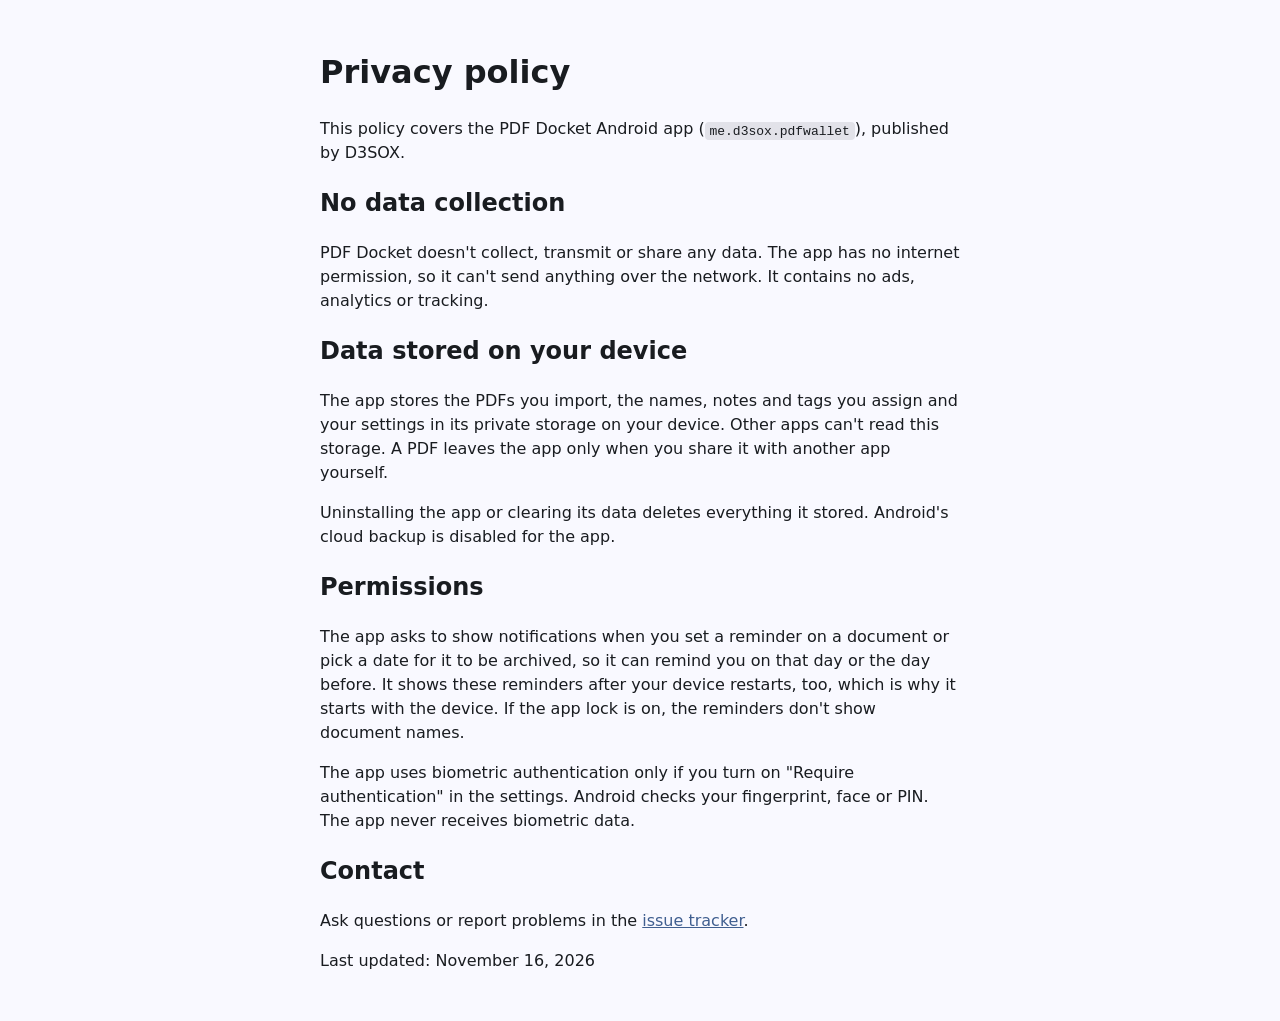
<file: website/privacy.html>
<!DOCTYPE html>
<html lang="en">
<head>
  <meta charset="utf-8">
  <meta name="viewport" content="width=device-width, initial-scale=1">
  <meta name="color-scheme" content="light dark">
  <title>PDF Docket privacy policy</title>
  <link rel="stylesheet" href="style.css">
</head>
<body>
  <h1>Privacy policy</h1>
  <p>This policy covers the PDF Docket Android app (<code>me.d3sox.pdfwallet</code>), published by D3SOX.</p>

  <h2>No data collection</h2>
  <p>PDF Docket doesn't collect, transmit or share any data. The app has no internet permission, so it can't send anything over the network. It contains no ads, analytics or tracking.</p>

  <h2>Data stored on your device</h2>
  <p>The app stores the PDFs you import, the names, notes and tags you assign and your settings in its private storage on your device. Other apps can't read this storage. A PDF leaves the app only when you share it with another app yourself.</p>
  <p>Uninstalling the app or clearing its data deletes everything it stored. Android's cloud backup is disabled for the app.</p>

  <h2>Permissions</h2>
  <p>The app asks to show notifications when you set a reminder on a document or pick a date for it to be archived, so it can remind you on that day or the day before. It shows these reminders after your device restarts, too, which is why it starts with the device. If the app lock is on, the reminders don't show document names.</p>
  <p>The app uses biometric authentication only if you turn on "Require authentication" in the settings. Android checks your fingerprint, face or PIN. The app never receives biometric data.</p>

  <h2>Contact</h2>
  <p>Ask questions or report problems in the <a href="https://github.com/D3SOX/pdf-docket/issues">issue tracker</a>.</p>

  <p>Last updated: November 16, 2026</p>
</body>
</html>
</file>
<file: website/style.css>
body { font-family: system-ui, sans-serif; max-width: 40rem; margin: 3rem auto; padding: 0 1rem; line-height: 1.5; color: #191c20; background: #f9f9ff; }
a { color: #405f90; }
h1 { display: flex; align-items: center; gap: .75rem; }
code { word-break: break-all; background: #e2e2e9; padding: .1rem .3rem; border-radius: .25rem; }
.screenshots { display: grid; grid-template-columns: repeat(4, 1fr); gap: .75rem; margin: 2rem 0; }
.screenshots img { width: 100%; height: auto; border-radius: .75rem; box-shadow: 0 1px 4px rgb(0 0 0 / 25%); }
@media (max-width: 30rem) { .screenshots { grid-template-columns: repeat(2, 1fr); } }
.button { display: inline-block; background: #405f90; color: #fff; padding: .6rem 1.2rem; border-radius: 2rem; text-decoration: none; }
@media (prefers-color-scheme: dark) {
  body { color: #e2e2e9; background: #111318; }
  a { color: #a9c7ff; }
  code { background: #33353a; }
  .button { background: #a9c7ff; color: #08305f; }
}
</file>
